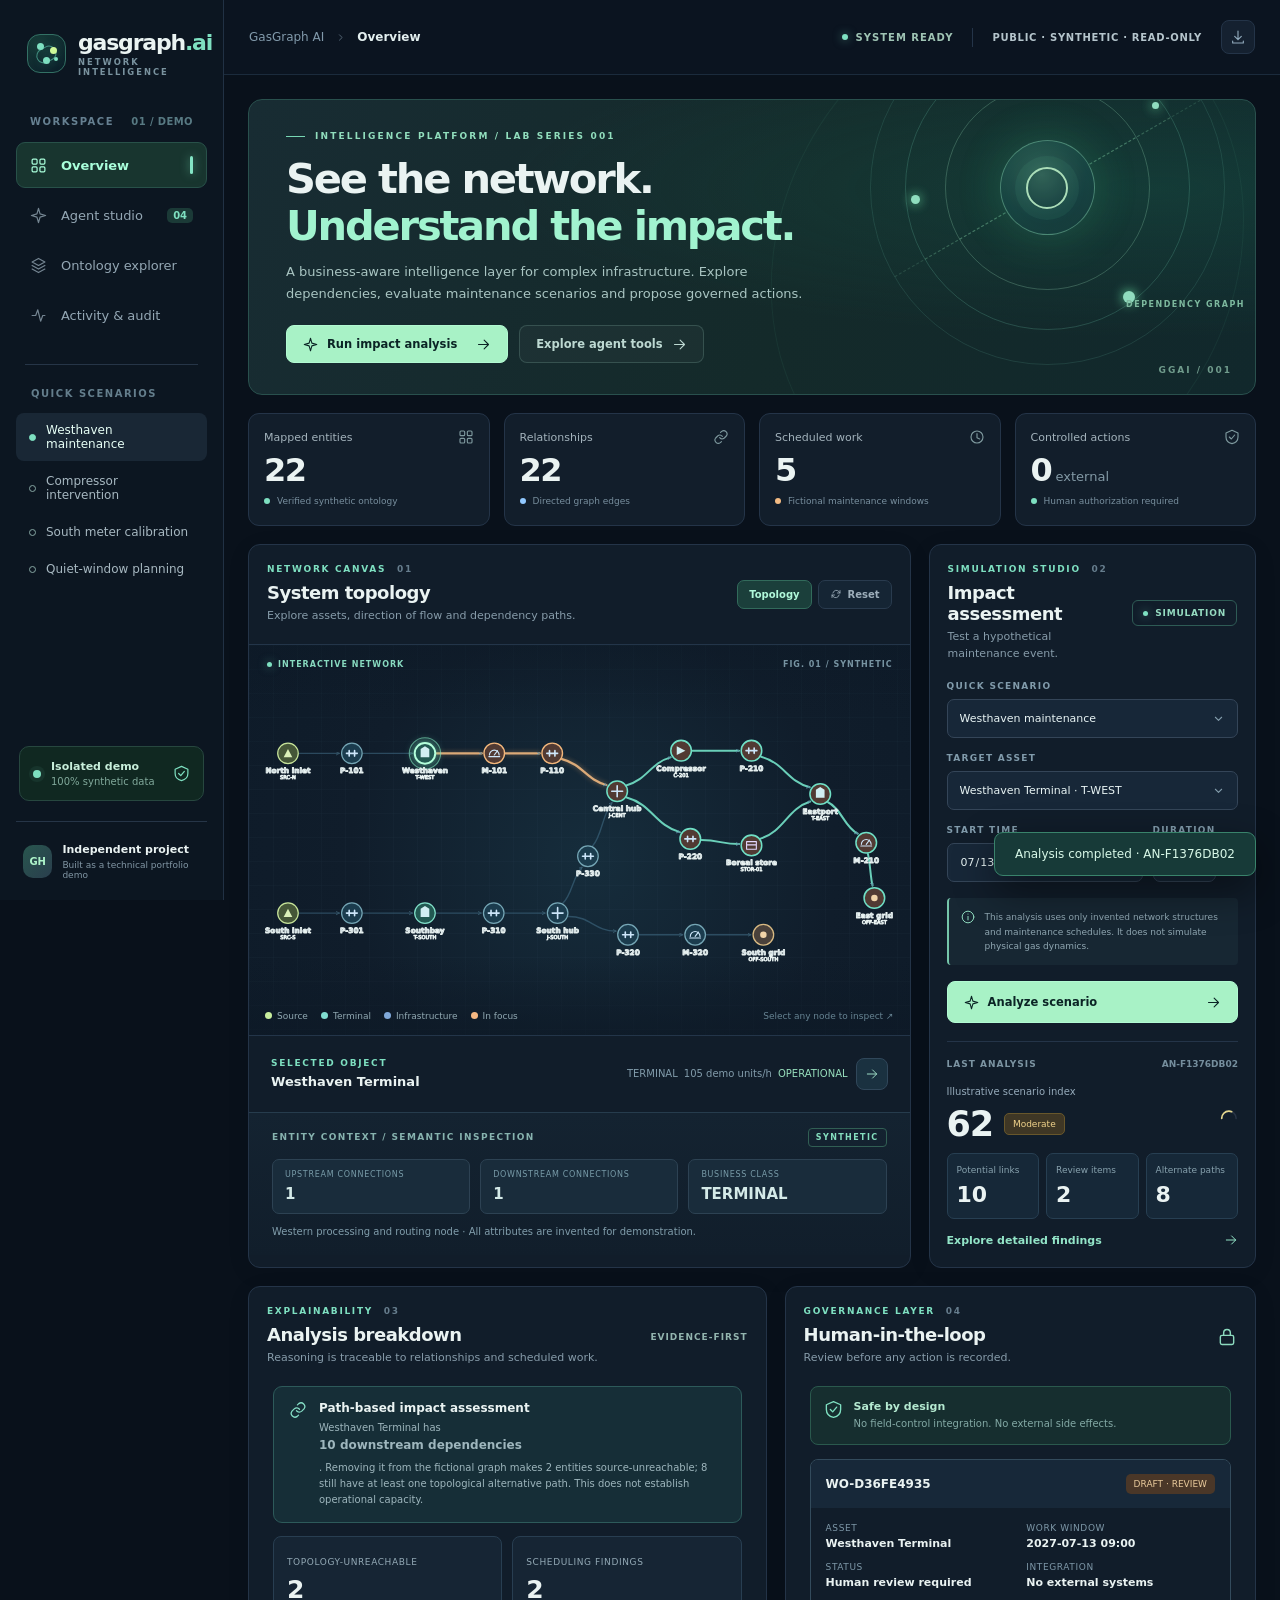
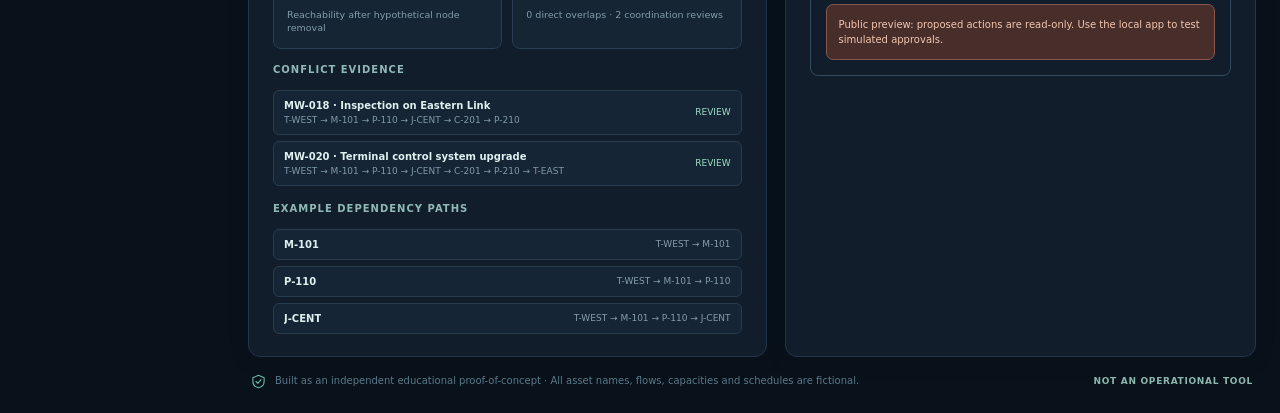
<file: docs/index.html>
<!doctype html>
<html lang="en">
<head>
  <meta charset="utf-8" />
  <meta name="viewport" content="width=device-width, initial-scale=1" />
  <meta name="color-scheme" content="dark" />
  <meta name="description" content="GasGraph AI: an independent synthetic gas-network intelligence demonstration." />
  <title>GasGraph AI — Network Intelligence Lab</title>
  <link rel="icon" href="./favicon.svg" type="image/svg+xml" />
  <link rel="stylesheet" href="./styles.css" />
  <script src="./static-engine.js" defer></script>
  <script src="./app.js" defer></script>
</head>
<body>
  <svg class="svg-icons" aria-hidden="true" xmlns="http://www.w3.org/2000/svg">
    <symbol id="ic-grid" viewBox="0 0 24 24"><rect x="3" y="3" width="7" height="7" rx="1.5"/><rect x="14" y="3" width="7" height="7" rx="1.5"/><rect x="3" y="14" width="7" height="7" rx="1.5"/><rect x="14" y="14" width="7" height="7" rx="1.5"/></symbol>
    <symbol id="ic-cpu" viewBox="0 0 24 24"><rect x="5" y="5" width="14" height="14" rx="3"/><rect x="9" y="9" width="6" height="6" rx="1"/><path d="M9 1v4M15 1v4M9 19v4M15 19v4M1 9h4M1 15h4M19 9h4M19 15h4"/></symbol>
    <symbol id="ic-layers" viewBox="0 0 24 24"><path d="m12 2 9 5-9 5-9-5 9-5ZM3 12l9 5 9-5M3 17l9 5 9-5"/></symbol>
    <symbol id="ic-activity" viewBox="0 0 24 24"><path d="M3 12h5l3-8 4 16 3-8h3"/></symbol>
    <symbol id="ic-arrow" viewBox="0 0 24 24"><path d="M4 12h16m-7-7 7 7-7 7"/></symbol>
    <symbol id="ic-spark" viewBox="0 0 24 24"><path d="m12 2 2.2 7.8L22 12l-7.8 2.2L12 22l-2.2-7.8L2 12l7.8-2.2L12 2Z"/></symbol>
    <symbol id="ic-check" viewBox="0 0 24 24"><path d="m4 12 5 5L20 6"/></symbol>
    <symbol id="ic-clock" viewBox="0 0 24 24"><circle cx="12" cy="12" r="9"/><path d="M12 7v6l4 2"/></symbol>
    <symbol id="ic-lock" viewBox="0 0 24 24"><rect x="4" y="10" width="16" height="11" rx="2"/><path d="M8 10V7a4 4 0 0 1 8 0v3"/></symbol>
    <symbol id="ic-shield" viewBox="0 0 24 24"><path d="M12 2 21 6v6c0 5-3.3 8.7-9 10-5.7-1.3-9-5-9-10V6l9-4Z"/><path d="m8 12 3 3 5-6"/></symbol>
    <symbol id="ic-code" viewBox="0 0 24 24"><path d="m8 5-6 7 6 7M16 5l6 7-6 7M14 3l-4 18"/></symbol>
    <symbol id="ic-terminal" viewBox="0 0 24 24"><rect x="2" y="3" width="20" height="18" rx="3"/><path d="m6 8 4 4-4 4M13 16h5"/></symbol>
    <symbol id="ic-download" viewBox="0 0 24 24"><path d="M12 3v13m-5-5 5 5 5-5M4 18v3h16v-3"/></symbol>
    <symbol id="ic-info" viewBox="0 0 24 24"><circle cx="12" cy="12" r="10"/><path d="M12 11v6M12 7h.01"/></symbol>
    <symbol id="ic-chevron" viewBox="0 0 24 24"><path d="m7 10 5 5 5-5"/></symbol>
    <symbol id="ic-refresh" viewBox="0 0 24 24"><path d="M20 5v5h-5M4 19v-5h5M5.8 10a7 7 0 0 1 12-3L20 10M4 14l2.2 3a7 7 0 0 0 12-3"/></symbol>
    <symbol id="ic-search" viewBox="0 0 24 24"><circle cx="10.8" cy="10.8" r="7"/><path d="m16 16 5 5"/></symbol>
    <symbol id="ic-send" viewBox="0 0 24 24"><path d="m21 3-7 18-3.6-7.4L3 10 21 3ZM10.4 13.6 21 3"/></symbol>
    <symbol id="ic-filter" viewBox="0 0 24 24"><path d="M3 4h18l-7 8v7l-4 2v-9L3 4Z"/></symbol>
    <symbol id="ic-link" viewBox="0 0 24 24"><path d="M10 13a5 5 0 0 0 7 .5l3-3a5 5 0 0 0-7-7l-1.7 1.7M14 11a5 5 0 0 0-7-.5l-3 3a5 5 0 0 0 7 7l1.7-1.7"/></symbol>
  </svg>
  <div class="app-shell">
    <aside class="sidebar">
      <a class="brand" href="./" aria-label="GasGraph AI dashboard">
        <div class="brand-mark"><span class="brand-atom a"></span><span class="brand-atom b"></span><span class="brand-atom c"></span><span class="brand-atom d"></span></div>
        <div class="brand-word"><strong>gasgraph<span>.ai</span></strong><small>NETWORK INTELLIGENCE</small></div>
      </a>
      <div class="workspace-label">WORKSPACE <span>01 / DEMO</span></div>
      <nav class="nav" aria-label="Main navigation">
        <button class="nav-item active" data-route="overview"><svg><use href="#ic-grid"></use></svg><span>Overview</span><i class="nav-active"></i></button>
        <button class="nav-item" data-route="agent"><svg><use href="#ic-spark"></use></svg><span>Agent studio</span><span class="nav-count">04</span></button>
        <button class="nav-item" data-route="ontology"><svg><use href="#ic-layers"></use></svg><span>Ontology explorer</span></button>
        <button class="nav-item" data-route="activity"><svg><use href="#ic-activity"></use></svg><span>Activity & audit</span></button>
      </nav>
      <div class="sidebar-divider"></div>
      <div class="sidebar-group-title">QUICK SCENARIOS</div>
      <div id="sidebarScenarios" class="sidebar-scenarios"></div>
      <div class="sidebar-spacer"></div>
      <div class="sidebar-note"><span class="tiny-pulse"></span><div><strong>Isolated demo</strong><span>100% synthetic data</span></div><svg><use href="#ic-shield"></use></svg></div>
      <div class="sidebar-footer"><div class="avatar">GH</div><div><strong>Independent project</strong><small>Built as a technical portfolio demo</small></div></div>
    </aside>

    <div class="app-body">
      <header class="topbar">
        <div class="breadcrumb"><span>GasGraph AI</span><svg><use href="#ic-chevron"></use></svg><strong id="breadcrumb">Overview</strong></div>
        <div class="top-controls">
          <span class="top-status"><i></i>SYSTEM READY</span>
          <span class="top-separator"></span>
          <span class="demo-tag"><svg><use href="#ic-shield"></use></svg>SYNTHETIC ENVIRONMENT</span>
          <button id="exportBtn" class="top-icon-btn" title="Export current analysis" aria-label="Export analysis"><svg><use href="#ic-download"></use></svg></button>
        </div>
      </header>
      <main id="content">
        <section class="view" id="view-overview">
          <div class="hero">
            <div class="hero-content"><div class="eyebrow"><span class="eyebrow-line"></span> INTELLIGENCE PLATFORM / LAB SERIES 001</div>
              <h1>See the network.<br /><em>Understand the impact.</em></h1>
              <p>A business-aware intelligence layer for complex infrastructure. Explore dependencies, evaluate maintenance scenarios and propose governed actions.</p>
              <div class="hero-actions"><button id="heroRun" class="primary-btn"><svg><use href="#ic-spark"></use></svg>Run impact analysis<svg class="btn-arrow"><use href="#ic-arrow"></use></svg></button><button id="heroAgent" class="outline-btn">Explore agent tools <svg><use href="#ic-arrow"></use></svg></button></div>
            </div>
            <div class="hero-orbit" aria-hidden="true"><div class="orbit-ring r1"></div><div class="orbit-ring r2"></div><div class="orbit-ring r3"></div><div class="orb-core"><span></span></div><i class="orb-dot d1"></i><i class="orb-dot d2"></i><i class="orb-dot d3"></i><i class="orb-dot d4"></i><span class="orbit-label one">SEMANTIC LAYER</span><span class="orbit-label two">DEPENDENCY GRAPH</span></div>
            <span class="hero-index">GGAI / 001</span>
          </div>
          <div class="metric-grid">
            <div class="metric"><div class="metric-header">Mapped entities<svg><use href="#ic-grid"></use></svg></div><div class="metric-big" id="kpiAssets">—</div><div class="metric-footer"><span class="metric-tiny-dot mint"></span>Verified synthetic ontology</div></div>
            <div class="metric"><div class="metric-header">Relationships<svg><use href="#ic-link"></use></svg></div><div class="metric-big" id="kpiRelations">—</div><div class="metric-footer"><span class="metric-tiny-dot blue"></span>Directed graph edges</div></div>
            <div class="metric"><div class="metric-header">Scheduled work<svg><use href="#ic-clock"></use></svg></div><div class="metric-big" id="kpiJobs">—</div><div class="metric-footer"><span class="metric-tiny-dot orange"></span>Fictional maintenance windows</div></div>
            <div class="metric"><div class="metric-header">Controlled actions<svg><use href="#ic-shield"></use></svg></div><div class="metric-big" id="kpiGoverned">0<span class="metric-suffix"> external</span></div><div class="metric-footer"><span class="metric-tiny-dot mint"></span>Human authorization required</div></div>
          </div>
          <div class="main-grid">
            <section class="panel graph-panel"><div class="panel-head"><div><div class="panel-eyebrow">NETWORK CANVAS <span class="section-index">01</span></div><h2>System topology</h2><p>Explore assets, direction of flow and dependency paths.</p></div><div class="head-tools"><button class="small-pill active" id="graphViewBtn">Topology</button><button class="small-pill" id="graphResetBtn"><svg><use href="#ic-refresh"></use></svg> Reset</button></div></div>
              <div class="graph-wrap" id="graphWrap"><div class="graph-vignette"></div><div class="graph-overline"><span class="graph-live"><i></i> INTERACTIVE NETWORK</span><span>FIG. 01 / SYNTHETIC</span></div>
                <svg id="networkGraph" xmlns="http://www.w3.org/2000/svg" viewBox="0 0 1220 550" role="img" aria-label="Interactive fictional gas distribution network"></svg>
                <div class="graph-bottom"><div class="graph-legend"><span><i class="legend-source"></i> Source</span><span><i class="legend-terminal"></i> Terminal</span><span><i class="legend-pipe"></i> Infrastructure</span><span><i class="legend-affected"></i> In focus</span></div><span class="graph-help">Select any node to inspect ↗</span></div>
              </div>
              <div class="graph-summary" id="graphSummary"><div><span class="panel-eyebrow">SELECTED OBJECT</span><strong id="nodeName">Choose a network entity</strong></div><div class="selected-info"><span id="nodeType">—</span><span id="nodeCapacity">—</span><span id="nodeStatus" class="ok">—</span></div><button class="icon-square" id="runSelected" title="Analyze selected asset"><svg><use href="#ic-arrow"></use></svg></button></div>
              <div class="network-inspector"><div class="inspector-title"><span>ENTITY CONTEXT / SEMANTIC INSPECTION</span><span id="selectedClass">SYNTHETIC</span></div><div class="inspector-metrics"><div><span>UPSTREAM CONNECTIONS</span><strong id="nodeIncoming">—</strong></div><div><span>DOWNSTREAM CONNECTIONS</span><strong id="nodeOutgoing">—</strong></div><div><span>BUSINESS CLASS</span><strong id="nodeClass">—</strong></div></div><p id="nodeDescription">Select an asset to explore its semantic context.</p></div>
            </section>
            <section class="panel studio-panel"><div class="panel-head"><div><div class="panel-eyebrow">SIMULATION STUDIO <span class="section-index">02</span></div><h2>Impact assessment</h2><p>Test a hypothetical maintenance event.</p></div><div class="live-chip"><span></span> SIMULATION</div></div>
              <div class="studio-inner">
                <label class="field-label" for="scenarioSelect">QUICK SCENARIO</label><div class="field-frame select-frame"><select id="scenarioSelect" aria-label="Choose scenario"></select><svg><use href="#ic-chevron"></use></svg></div>
                <label class="field-label field-gap" for="assetSelect">TARGET ASSET</label><div class="field-frame select-frame"><select id="assetSelect" aria-label="Target asset"></select><svg><use href="#ic-chevron"></use></svg></div>
                <div class="field-columns"><div><label class="field-label field-gap" for="startInput">START TIME</label><input id="startInput" type="datetime-local" value="2027-07-13T09:00" /></div><div><label class="field-label field-gap" for="durationSelect">DURATION</label><select id="durationSelect"><option value="1">1 hour</option><option value="2">2 hours</option><option value="3">3 hours</option><option value="4" selected>4 hours</option><option value="6">6 hours</option><option value="8">8 hours</option><option value="12">12 hours</option></select></div></div>
                <div class="inset-note"><svg><use href="#ic-info"></use></svg><span>This analysis uses only invented network structures and maintenance schedules. It does not simulate physical gas dynamics.</span></div>
                <button id="analyzeBtn" class="primary-btn primary-full"><svg><use href="#ic-spark"></use></svg>Analyze scenario <svg class="btn-arrow"><use href="#ic-arrow"></use></svg></button>
                <div class="studio-split"></div><div class="result-label"><span>LAST ANALYSIS</span><span id="resultRunId">—</span></div>
                <div class="risk-head"><div><span class="muted-kicker">Illustrative scenario index</span><div class="risk-value"><strong id="riskScore">—</strong><span id="riskLabel" class="risk-tag">No analysis</span></div></div><div class="risk-gauge"><svg viewBox="0 0 95 56" width="104" height="64"><path d="M9 51A38 38 0 0 1 85 51" fill="none" stroke="#273344" stroke-width="9" stroke-linecap="round"/><path id="gaugeArc" d="M9 51A38 38 0 0 1 85 51" fill="none" stroke="#75e0c1" stroke-width="9" stroke-linecap="round" stroke-dasharray="120 120" stroke-dashoffset="120"/></svg></div></div>
                <div class="result-stat-grid"><div class="mini-result"><span>Potential links</span><strong id="affectedCount">—</strong></div><div class="mini-result"><span>Review items</span><strong id="conflictCount">—</strong></div><div class="mini-result"><span>Alternate paths</span><strong id="alternateCount">—</strong></div></div>
                <button id="viewFindingsBtn" class="text-action">Explore detailed findings <svg><use href="#ic-arrow"></use></svg></button>
              </div>
            </section>
          </div>
          <div class="lower-grid">
            <section class="panel findings-panel"><div class="panel-head"><div><div class="panel-eyebrow">EXPLAINABILITY <span class="section-index">03</span></div><h2>Analysis breakdown</h2><p>Reasoning is traceable to relationships and scheduled work.</p></div><span class="quiet-label">EVIDENCE-FIRST</span></div><div id="findingsContent" class="findings-content"><div class="empty-state">Run an analysis to inspect its evidence paths and scheduling findings.</div></div></section>
            <section class="panel governance-panel"><div class="panel-head"><div><div class="panel-eyebrow">GOVERNANCE LAYER <span class="section-index">04</span></div><h2>Human-in-the-loop</h2><p>Review before any action is recorded.</p></div><svg class="governance-icon"><use href="#ic-lock"></use></svg></div><div class="governance-inner"><div class="governance-banner"><svg><use href="#ic-shield"></use></svg><div><strong>Safe by design</strong><span>No field-control integration. No external side effects.</span></div></div><div id="orderContent" class="order-content"><div class="empty-state">Your generated work-order draft appears here after analysis.</div></div></div></section>
          </div>
          <div class="bottom-note"><svg><use href="#ic-shield"></use></svg> Built as an independent educational proof-of-concept · All asset names, flows, capacities and schedules are fictional. <span>NOT AN OPERATIONAL TOOL</span></div>
        </section>

        <section class="view hidden" id="view-agent">
          <div class="page-intro"><div class="eyebrow"><span class="eyebrow-line"></span> INTELLIGENCE PLATFORM / AGENT STUDIO</div><h1>Ask about <em>the network.</em></h1><p>Use an auditable tool router to translate a question into graph analysis, schedule inspection and a draft action. Unrecognized requests are rejected rather than guessed.</p></div>
          <div class="agent-layout"><section class="panel agent-chat-panel"><div class="panel-head"><div><div class="panel-eyebrow" id="agentModeTitle">DETERMINISTIC AGENT</div><h2>Agent workspace</h2><p id="agentModeDescription">Real tool execution · No remote model calls</p></div><span class="live-chip"><span></span><span id="agentModeBadge">RULE ROUTER</span></span></div>
              <div id="messages" class="messages"><div class="chat-message assistant"><div class="chat-avatar"><svg><use href="#ic-spark"></use></svg></div><div class="chat-bubble"><strong>Network intelligence assistant</strong><p>I'm connected to 22 fictional assets. Ask me to assess maintenance for a named terminal, pipeline or compressor. I will run explicit tools and provide auditable results.</p></div></div></div>
              <form id="askForm" class="chat-composer"><input id="questionInput" maxlength="600" placeholder="e.g. Plan maintenance at Westhaven Terminal…" aria-label="Ask about network" required /><button class="primary-btn" type="submit" title="Send question"><svg><use href="#ic-send"></use></svg></button></form>
              <div class="prompt-suggestions"><button class="suggestion" data-prompt="Assess Westhaven Terminal maintenance and affected downstream assets">Westhaven dependencies</button><button class="suggestion" data-prompt="Check conflicts for compressor C-201">Compressor conflicts</button><button class="suggestion" data-prompt="Plan maintenance on meter M-320">Meter calibration</button></div>
            </section><section class="panel tool-panel"><div class="panel-head"><div><div class="panel-eyebrow">TOOL EXECUTION</div><h2>Inspectable reasoning</h2><p>Actual executed steps from the backend.</p></div></div><div id="agentTrace" class="agent-trace"><div class="empty-state">Ask the agent a question to view its tool trace.</div></div><div class="tool-footer"><svg><use href="#ic-code"></use></svg><span>MCP-compatible tools also available via the optional Python MCP server.</span></div></section></div>
        </section>

        <section class="view hidden" id="view-ontology">
          <div class="page-intro"><div class="eyebrow"><span class="eyebrow-line"></span> KNOWLEDGE MODEL / SEMANTIC LAYER</div><h1>Data with <em>meaning.</em></h1><p>Every asset has a type, identifier and properties; every connection has an explicit relationship. Agents can reason over this model rather than unstructured text alone.</p></div>
          <div class="ontology-layout"><section class="panel ontology-panel"><div class="panel-head"><div><div class="panel-eyebrow">ENTITY CATALOG</div><h2>Ontology explorer</h2><p>Filter and inspect the schema and its instances.</p></div><span class="quiet-label">22 ENTITIES</span></div><div class="catalog-tools"><div class="search-field"><svg><use href="#ic-search"></use></svg><input id="catalogSearch" placeholder="Search IDs, assets or types" aria-label="Search entities" /></div><select id="typeFilter"><option value="all">All entity types</option></select></div><div id="catalogRows" class="catalog-rows"></div></section><section class="panel ontology-detail"><div class="panel-head"><div><div class="panel-eyebrow">SCHEMA & RULES</div><h2>Grounding model</h2></div><svg class="governance-icon"><use href="#ic-layers"></use></svg></div><div class="ontology-detail-inner"><div class="schema-chip-title">ENTITY TYPES</div><div id="typeChips" class="type-chips"></div><div class="schema-chip-title">DIRECTED RELATIONSHIP</div><div class="schema-relation">SOURCE <svg><use href="#ic-arrow"></use></svg> <strong>FLOWS_TO</strong> <svg><use href="#ic-arrow"></use></svg> TARGET</div><div class="schema-chip-title">INTERPRETATION RULES</div><div id="ontologyRules"></div><div class="ontology-warning"><svg><use href="#ic-info"></use></svg> Synthetic topology cannot establish hydraulic availability, safety or real-world asset constraints.</div></div></section></div>
        </section>

        <section class="view hidden" id="view-activity">
          <div class="page-intro"><div class="eyebrow"><span class="eyebrow-line"></span> TRANSPARENCY / GOVERNANCE</div><h1>Every action, <em>accounted for.</em></h1><p>Review agent activity, scenario execution and local demonstration approvals. No production environment is connected.</p></div>
          <div class="activity-layout"><section class="panel"><div class="panel-head"><div><div class="panel-eyebrow">EVENT TRAIL</div><h2>Activity timeline</h2><p>Session-level, in-memory event log.</p></div><button id="refreshActivity" class="small-pill"><svg><use href="#ic-refresh"></use></svg> Refresh</button></div><div id="auditRows" class="audit-rows"><div class="empty-state">No activity yet.</div></div></section><section class="panel activity-right"><div class="panel-head"><div><div class="panel-eyebrow">CONTROL PLANE</div><h2>Boundaries</h2></div></div><div class="safety-list"><div><svg><use href="#ic-shield"></use></svg><strong>Synthetic-only</strong><p>All entities, jobs and scenarios come from local JSON fixtures.</p></div><div><svg><use href="#ic-lock"></use></svg><strong>Human approval gate</strong><p>Drafts are never executed; approval only updates demo-session memory.</p></div><div><svg><use href="#ic-code"></use></svg><strong>Inspectable tools</strong><p>Dependency traversal and conflict logic are tested independently.</p></div></div><button class="outline-btn reset-btn" id="resetSession"><svg><use href="#ic-refresh"></use></svg> Reset demo session</button></section></div>
        </section>
      </main>
    </div>
  </div>
  <div id="toast" class="toast" role="status" aria-live="polite"></div>
  <div id="approvalModal" class="modal hidden" role="dialog" aria-modal="true" aria-labelledby="modalTitle"><div class="modal-backdrop" id="modalBackdrop"></div><div class="modal-card"><span class="modal-icon"><svg><use href="#ic-shield"></use></svg></span><h2 id="modalTitle">Confirm demo approval</h2><p>This records an approval in local session memory only. No real work order is issued, no external APIs are contacted and no physical systems can be controlled.</p><label for="reviewerInput">REVIEWER NAME</label><input id="reviewerInput" placeholder="e.g. Demo reviewer" maxlength="80" /><label class="modal-check"><input id="approvalConfirm" type="checkbox" /> I understand this is a fictional demonstration.</label><div class="modal-actions"><button id="cancelApproval" class="outline-btn">Cancel</button><button id="confirmApproval" class="primary-btn">Record demo approval</button></div></div></div>
</body>
</html>
</file>
<file: docs/styles.css>
:root {
    --bg:#09111b;
    --surface:#111c29;
    --surface2:#142130;
    --surface3:#182636;
    --sidebar:#0c1621;
    --edge:#243448;
    --line:#263547;
    --text:#eaf3f2;
    --muted:#8da0ae;
    --low:#677a8a;
    --mint:#7ee0c1;
    --mint-bright:#a1f3cf;
    --mint-faint:#173e3d;
    --lime:#d0f999;
    --blue:#79b8ed;
    --blue-dim:#1a334d;
    --orange:#f3bb83;
    --orange-dim:#4b332b;
    --red:#f48d9a;
    --shadow:0 20px 60px rgba(0,0,0,.18);
    font-family:Inter,ui-sans-serif,system-ui,-apple-system,BlinkMacSystemFont,"Segoe UI",sans-serif;
    color:var(--text);
    font-synthesis:none
}
* {
    box-sizing:border-box
}
html {
    min-height:100%;
    background:var(--bg);
    scroll-behavior:smooth
}
body {
    margin:0;
    min-height:100vh;
    background:var(--bg)
}
button,input,select {
    font:inherit
}
button {
    cursor:pointer
}
button:disabled {
    opacity:.55;
    cursor:not-allowed
}
svg {
    width:18px;
    height:18px;
    fill:none;
    stroke:currentColor;
    stroke-width:1.7;
    stroke-linecap:round;
    stroke-linejoin:round
}
a {
    color:inherit
}
.svg-icons {
    position:absolute;
    left:-99999px;
    width:0;
    height:0
}
.app-shell {
    display:flex;
    min-height:100vh
}
.sidebar {
    position:sticky;
    top:0;
    display:flex;
    flex-direction:column;
    width:252px;
    min-width:252px;
    height:100vh;
    background:var(--sidebar);
    border-right:1px solid #213144;
    padding:30px 16px 20px;
    z-index:10
}
.brand {
    display:flex;
    align-items:center;
    gap:12px;
    text-decoration:none;
    padding:0 11px 39px
}
.brand-mark {
    position:relative;
    width:39px;
    height:39px;
    border:1px solid #347165;
    border-radius:13px;
    background:linear-gradient(145deg,#163a37,#0b1d29);
    flex-shrink:0
}
.brand-atom {
    position:absolute;
    width:7px;
    height:7px;
    border-radius:50%;
    background:var(--mint);
    box-shadow:0 0 11px #67dfb355
}
.brand-atom.a {
    top:8px;
    left:9px
}
.brand-atom.b {
    top:12px;
    right:8px;
    background:var(--lime)
}
.brand-atom.c {
    bottom:8px;
    left:15px
}
.brand-atom.d {
    bottom:11px;
    right:7px;
    width:4px;
    height:4px
}
.brand-mark:before {
    content:"";
    position:absolute;
    inset:12px 8px 10px;
    border:1px solid #57b8a3;
    transform:rotate(-28deg);
    border-radius:8px;
    opacity:.7
}
.brand-word strong {
    font-size:22px;
    font-weight:730;
    letter-spacing:-1.2px;
    white-space:nowrap
}
.brand-word strong span {
    color:var(--mint)
}
.brand-word small {
    display:block;
    letter-spacing:2px;
    font-size:8.4px;
    color:#7a939f;
    font-weight:750;
    margin-top:2px
}
.workspace-label {
    font-size:10px;
    color:#668091;
    letter-spacing:1.5px;
    font-weight:800;
    padding:0 14px 15px
}
.workspace-label span {
    float:right;
    color:#587a83;
    letter-spacing:.4px
}
.nav {
    display:flex;
    flex-direction:column;
    gap:5px
}
.nav-item {
    display:flex;
    align-items:center;
    gap:14px;
    color:#94a7b4;
    background:transparent;
    border:1px solid transparent;
    border-radius:9px;
    padding:13px 13px;
    text-align:left;
    font-size:13px;
    letter-spacing:-.06px;
    position:relative
}
.nav-item svg {
    width:17px;
    height:17px;
    opacity:.77
}
.nav-item:hover {
    color:#f2fffa;
    background:#152331
}
.nav-item.active {
    color:#a9ffdb;
    background:#18352f;
    border-color:#285149;
    font-weight:680
}
.nav-item.active svg {
    opacity:1
}
.nav-item .nav-active {
    height:18px;
    width:3px;
    background:#83e5c5;
    border-radius:4px;
    margin-left:auto;
    box-shadow:0 0 10px #80f7c888
}
.nav-count {
    margin-left:auto;
    color:var(--mint);
    background:#1b3a37;
    border-radius:5px;
    padding:2px 6px;
    font-size:10px;
    font-weight:700
}
.sidebar-divider {
    height:1px;
    background:var(--line);
    margin:26px 9px 23px
}
.sidebar-group-title {
    color:#647e8c;
    font-weight:800;
    letter-spacing:1.5px;
    font-size:10px;
    padding:0 15px 14px
}
.sidebar-scenarios {
    display:flex;
    flex-direction:column;
    gap:3px
}
.sidebar-scenario {
    display:flex;
    align-items:center;
    gap:10px;
    padding:10px 13px;
    border:0;
    border-radius:8px;
    text-align:left;
    background:transparent;
    color:#a7b8c1;
    font-size:12px
}
.sidebar-scenario:hover,.sidebar-scenario.active {
    background:#192735;
    color:#e7fff6
}
.side-dot {
    width:7px;
    height:7px;
    border-radius:50%;
    border:1px solid #86a6a3;
    flex-shrink:0
}
.sidebar-scenario.active .side-dot {
    background:var(--mint);
    border-color:var(--mint)
}
.sidebar-spacer {
    flex:1
}
.sidebar-note {
    display:flex;
    gap:10px;
    align-items:center;
    border:1px solid #27473f;
    background:#102821;
    border-radius:10px;
    padding:13px;
    margin:10px 3px 20px
}
.tiny-pulse {
    width:8px;
    height:8px;
    background:var(--mint);
    border-radius:50%;
    box-shadow:0 0 0 4px #7ee0c111
}
.sidebar-note strong,.sidebar-note span {
    display:block
}
.sidebar-note strong {
    color:#c8efdb;
    font-size:11px
}
.sidebar-note div>span {
    font-size:10px;
    margin-top:3px;
    color:#81a99b
}
.sidebar-note svg {
    margin-left:auto;
    width:17px;
    height:17px;
    color:var(--mint)
}
.sidebar-footer {
    border-top:1px solid var(--line);
    padding:21px 7px 0;
    display:flex;
    gap:10px;
    align-items:center
}
.avatar {
    display:grid;
    place-items:center;
    background:linear-gradient(135deg,#28564e,#2a3e4d);
    width:33px;
    height:33px;
    border-radius:10px;
    color:#adf3c9;
    font-size:10px;
    font-weight:800
}
.sidebar-footer strong,.sidebar-footer small {
    display:block
}
.sidebar-footer strong {
    font-size:11px;
    font-weight:640
}
.sidebar-footer small {
    font-size:9px;
    color:#8297a5;
    margin-top:4px
}
.app-body {
    min-width:0;
    flex:1
}
.topbar {
    height:75px;
    display:flex;
    justify-content:space-between;
    align-items:center;
    border-bottom:1px solid #1b2b3c;
    padding:0 36px;
    background:#0b1420
}
.breadcrumb {
    display:flex;
    gap:10px;
    align-items:center;
    font-size:12px;
    color:#829aab
}
.breadcrumb svg {
    transform:rotate(-90deg);
    width:13px;
    height:13px;
    opacity:.65
}
.breadcrumb strong {
    color:#e3efef;
    font-weight:650
}
.top-controls {
    display:flex;
    align-items:center;
    gap:19px
}
.top-status,.demo-tag {
    display:flex;
    align-items:center;
    gap:8px;
    font-size:10px;
    letter-spacing:1px;
    font-weight:800;
    color:#9fc4b4
}
.top-status i,.live-chip span,.graph-live i {
    width:6px;
    height:6px;
    border-radius:50%;
    background:var(--mint);
    box-shadow:0 0 10px #80eaca88
}
.top-separator {
    width:1px;
    height:19px;
    background:var(--edge)
}
.demo-tag {
    color:#b5c5cc;
    letter-spacing:.7px
}
.demo-tag svg {
    width:14px;
    height:14px;
    color:#78cfb2
}
.top-icon-btn {
    width:34px;
    height:34px;
    display:grid;
    place-items:center;
    border:1px solid var(--edge);
    border-radius:8px;
    color:#91aabc;
    background:#152130
}
.top-icon-btn:hover {
    color:var(--mint);
    border-color:#397d6c
}
.top-icon-btn svg {
    width:16px;
    height:16px
}
main {
    padding:27px 34px 20px;
    max-width:1750px;
    margin:0 auto
}
.view.hidden,.hidden {
    display:none!important
}
.hero {
    position:relative;
    min-height:246px;
    display:flex;
    align-items:center;
    background:radial-gradient(ellipse at 90% 30%,rgba(24,97,79,.33),transparent 51%),linear-gradient(113deg,#182c33 0%,#142a2a 55%,#11282c 100%);
    border:1px solid #29504d;
    border-radius:14px;
    overflow:hidden;
    padding:31px 37px;
    margin-bottom:18px
}
.hero:before {
    position:absolute;
    content:"";
    width:45%;
    height:180%;
    right:2%;
    top:-38%;
    border-radius:50%;
    border:1px solid #3f847020;
    transform:rotate(28deg)
}
.hero-content {
    position:relative;
    z-index:2;
    max-width:620px
}
.eyebrow {
    display:flex;
    align-items:center;
    gap:10px;
    color:#91debd;
    font-size:9px;
    letter-spacing:2.15px;
    font-weight:850
}
.eyebrow-line {
    display:inline-block;
    width:19px;
    height:1px;
    background:#77d7b4
}
.hero h1,.page-intro h1 {
    font-size:clamp(31px,3.25vw,48px);
    font-weight:640;
    letter-spacing:-2.2px;
    line-height:1.13;
    margin:14px 0 12px
}
.hero h1 em,.page-intro h1 em {
    font-style:normal;
    color:var(--mint-bright)
}
.hero p,.page-intro p {
    font-size:13px;
    line-height:1.7;
    max-width:555px;
    color:#a9c5c2;
    margin:0
}
.hero-actions {
    display:flex;
    gap:11px;
    align-items:center;
    margin-top:20px
}
.primary-btn,.outline-btn {
    display:inline-flex;
    align-items:center;
    justify-content:center;
    gap:9px;
    border-radius:8px;
    min-height:38px;
    padding:0 16px;
    font-size:11.5px;
    font-weight:750;
    white-space:nowrap;
    transition:transform .12s,background .15s,border-color .15s
}
.primary-btn {
    background:#a8f2c6;
    color:#0b2425;
    border:1px solid #b2fad2
}
.primary-btn:hover {
    background:#c7ffdb;
    transform:translateY(-1px)
}
.primary-btn svg,.outline-btn svg {
    width:15px;
    height:15px
}
.primary-btn .btn-arrow {
    margin-left:10px
}
.outline-btn {
    color:#bdd9d2;
    background:#ffffff08;
    border:1px solid #5c817968
}
.outline-btn:hover {
    background:#ffffff12;
    border-color:#8ed4be
}
.hero-index {
    position:absolute;
    right:23px;
    bottom:19px;
    color:#709b8c;
    font-size:9px;
    letter-spacing:2px;
    font-weight:800
}
.hero-orbit {
    position:absolute;
    right:8%;
    top:-110px;
    width:395px;
    height:395px;
    opacity:.87
}
.orbit-ring {
    position:absolute;
    border:1px solid #68bba44b;
    border-radius:50%;
    inset:55px
}
.orbit-ring.r2 {
    inset:20px;
    border-color:#61ac9a35
}
.orbit-ring.r3 {
    inset:95px;
    border-color:#95d5b253
}
.orbit-ring:after {
    content:"";
    position:absolute;
    top:50%;
    left:0;
    width:100%;
    border-top:1px dashed #8fdab02e;
    transform:rotate(-30deg)
}
.orb-core {
    position:absolute;
    top:150px;
    left:150px;
    width:95px;
    height:95px;
    background:radial-gradient(circle at 44% 36%,#376a5d,#163e40 55%,#0c252e 100%);
    border:1px solid #71bd9caa;
    border-radius:50%;
    box-shadow:0 0 50px #4dde9540,inset 0 0 30px #71fbb51e;
    display:grid;
    place-items:center
}
.orb-core span {
    width:42px;
    height:42px;
    border:2px solid #c2f6cc;
    border-radius:50%;
    box-shadow:0 0 0 11px #74f1b012
}
.orb-dot {
    position:absolute;
    width:9px;
    height:9px;
    border-radius:50%;
    background:#a3f6d4;
    box-shadow:0 0 12px #7affb9
}
.orb-dot.d1 {
    left:61px;
    top:205px
}
.orb-dot.d2 {
    left:302px;
    top:112px;
    width:7px;
    height:7px
}
.orb-dot.d3 {
    left:273px;
    top:301px;
    width:12px;
    height:12px
}
.orb-dot.d4 {
    left:122px;
    top:65px;
    width:6px;
    height:6px
}
.orbit-label {
    position:absolute;
    font-size:8px;
    color:#8dceaf;
    letter-spacing:1.5px;
    font-weight:850
}
.orbit-label.one {
    top:90px;
    left:1px
}
.orbit-label.two {
    bottom:76px;
    right:0
}
.metric-grid {
    display:grid;
    grid-template-columns:repeat(4,minmax(0,1fr));
    gap:14px;
    margin-bottom:18px
}
.metric {
    min-height:113px;
    background:#121e2b;
    border:1px solid var(--edge);
    border-radius:11px;
    padding:17px 19px
}
.metric-header {
    display:flex;
    justify-content:space-between;
    align-items:center;
    font-size:11px;
    color:#a3b3bc
}
.metric-header svg {
    width:16px;
    height:16px;
    color:#7e999e
}
.metric-big {
    font-size:32px;
    line-height:1.2;
    letter-spacing:-1.4px;
    font-weight:690;
    margin:6px 0
}
.metric-suffix {
    font-size:13px;
    font-weight:530;
    color:#8299a5;
    letter-spacing:0
}
.metric-footer {
    display:flex;
    align-items:center;
    gap:7px;
    color:#788f9e;
    font-size:9.5px
}
.metric-tiny-dot {
    display:block;
    width:6px;
    height:6px;
    border-radius:50%
}
.metric-tiny-dot.mint {
    background:var(--mint)
}
.metric-tiny-dot.blue {
    background:#91c9ff
}
.metric-tiny-dot.orange {
    background:var(--orange)
}
.main-grid {
    display:grid;
    grid-template-columns:minmax(0,1.72fr) minmax(325px,.85fr);
    gap:18px;
    align-items:stretch
}
.panel {
    background:#111d2a;
    border:1px solid var(--edge);
    border-radius:12px;
    min-width:0;
    box-shadow:0 5px 26px #020c140f;
    overflow:hidden
}
.panel-head {
    padding:23px 24px 21px;
    display:flex;
    align-items:center;
    justify-content:space-between;
    gap:15px
}
.panel-eyebrow {
    font-size:9px;
    color:var(--mint);
    letter-spacing:1.7px;
    font-weight:800
}
.section-index {
    color:#667d8d;
    font-size:9px;
    margin-left:6px
}
.panel-head h2 {
    font-size:18px;
    font-weight:640;
    letter-spacing:-.5px;
    margin:8px 0 5px
}
.panel-head p {
    font-size:11px;
    color:#879caa;
    margin:0;
    line-height:1.5
}
.head-tools {
    display:flex;
    gap:6px;
    flex-wrap:wrap
}
.small-pill {
    height:29px;
    display:flex;
    align-items:center;
    gap:6px;
    white-space:nowrap;
    background:#152534;
    color:#9daeba;
    border:1px solid #293b4e;
    border-radius:7px;
    padding:0 11px;
    font-size:10px;
    font-weight:700
}
.small-pill.active {
    background:#1b3f3b;
    color:#b0f8da;
    border-color:#326b5b
}
.small-pill svg {
    width:12px;
    height:12px
}
.small-pill:hover {
    border-color:#4a857a
}
.graph-wrap {
    position:relative;
    height:392px;
    overflow:hidden;
    background:radial-gradient(circle at 52% 55%,#162d3c 0%,#101d2b 60%,#0e1b29 100%);
    border-top:1px solid #233549;
    border-bottom:1px solid #233549
}
.graph-wrap:before {
    content:"";
    position:absolute;
    inset:0;
    opacity:.22;
    background-image:linear-gradient(#6c90aa28 1px,transparent 1px),linear-gradient(90deg,#6c90aa28 1px,transparent 1px);
    background-size:24px 24px;
    pointer-events:none
}
.graph-vignette {
    position:absolute;
    inset:0;
    pointer-events:none;
    background:linear-gradient(to bottom,#0d192676,transparent 18%,transparent 80%,#0d1926b5);
    z-index:1
}
.graph-overline {
    position:absolute;
    z-index:4;
    top:15px;
    left:18px;
    right:17px;
    display:flex;
    justify-content:space-between;
    font-size:8px;
    color:#7794a2;
    letter-spacing:1px;
    font-weight:800;
    pointer-events:none
}
.graph-live {
    display:flex;
    align-items:center;
    gap:6px;
    color:#88dac0
}
.graph-live i {
    width:5px;
    height:5px
}
.graph-wrap>svg {
    position:relative;
    width:100%;
    height:100%;
    z-index:2;
    overflow:visible
}
.graph-bottom {
    position:absolute;
    bottom:14px;
    left:16px;
    right:16px;
    z-index:3;
    display:flex;
    align-items:center;
    justify-content:space-between;
    gap:9px;
    font-size:9px
}
.graph-legend {
    display:flex;
    align-items:center;
    flex-wrap:wrap;
    gap:13px
}
.graph-legend span {
    display:flex;
    align-items:center;
    gap:5px;
    color:#91a9b2
}
.graph-legend i {
    width:7px;
    height:7px;
    display:inline-block;
    border-radius:50%
}
.legend-source {
    background:#c8ee9e
}
.legend-terminal {
    background:#81ddd1
}
.legend-pipe {
    background:#80a9d9
}
.legend-affected {
    background:#f4b782
}
.graph-help {
    color:#668392
}
.edge-path {
    fill:none;
    stroke:#43708a;
    stroke-width:2.6;
    opacity:.54;
    transition:stroke .2s,opacity .2s,stroke-width .2s
}
.edge-path.highlight {
    stroke:#e7b27c;
    stroke-width:4.2;
    opacity:.95;
    filter:drop-shadow(0 0 5px #e1a56a88)
}
.edge-path.alternative {
    stroke:#6ed7bf;
    stroke-width:3.7;
    opacity:.96
}
.edge-path.dim {
    opacity:.1
}
.graph-node {
    cursor:pointer;
    outline:none
}
.graph-node .node-halo {
    fill:transparent;
    stroke:none;
    transition:stroke .2s,fill .2s
}
.graph-node .node-core {
    fill:#1b3c4e;
    stroke:#75a6b5;
    stroke-width:2.3;
    transition:fill .2s,stroke .2s
}
.graph-node.type-source .node-core {
    fill:#455638;
    stroke:#c7e49a
}
.graph-node.type-terminal .node-core {
    fill:#225952;
    stroke:#81e0c9
}
.graph-node.type-storage .node-core {
    fill:#484669;
    stroke:#c3aff0
}
.graph-node.type-offtake .node-core {
    fill:#4a413b;
    stroke:#d9ba83
}
.graph-node.type-compressor .node-core {
    fill:#294963;
    stroke:#9ccbf3
}
.graph-node.selected .node-halo {
    fill:#80debe11;
    stroke:#82e4bf99;
    stroke-width:2
}
.graph-node.selected .node-core {
    stroke:#b3ffdb;
    stroke-width:3.6;
    filter:drop-shadow(0 0 9px #65edb899)
}
.graph-node.impacted .node-core {
    stroke:#f2b67b;
    fill:#513a33;
    stroke-width:2.6
}
.graph-node.alternate .node-core {
    stroke:#70e0c6;
    stroke-width:2.8
}
.graph-node:focus-visible .node-halo {
    fill:#83ebd122;
    stroke:#b8ffde;
    stroke-width:2
}
.node-inner {
    fill:#d1eef2;
    stroke:none;
    pointer-events:none
}
.graph-node.type-source .node-inner {
    fill:#dbf0b9
}
.graph-node.type-offtake .node-inner {
    fill:#f1d3a8
}
.node-label {
    font-size:15px;
    letter-spacing:.1px;
    fill:#bed0d8;
    text-anchor:middle;
    font-weight:600;
    pointer-events:none
}
.node-id {
    font-size:11px;
    fill:#7393a3;
    text-anchor:middle;
    pointer-events:none
}
.graph-summary {
    min-height:76px;
    display:flex;
    align-items:center;
    gap:15px;
    padding:15px 22px
}
.graph-summary>div:first-child {
    display:flex;
    flex-direction:column;
    gap:6px;
    flex:1;
    min-width:0
}
.graph-summary strong {
    font-size:13px;
    font-weight:670;
    overflow:hidden;
    text-overflow:ellipsis;
    white-space:nowrap
}
.selected-info {
    display:flex;
    gap:10px;
    align-items:center;
    font-size:10px;
    color:#829cab;
    white-space:nowrap
}
.selected-info .ok {
    color:#98dfbd
}
.icon-square {
    border:1px solid #30475a;
    border-radius:8px;
    background:#1a3140;
    color:#9ddcc5;
    width:32px;
    height:32px;
    display:grid;
    place-items:center;
    flex-shrink:0
}
.icon-square:hover {
    background:#224639
}
.icon-square svg {
    width:14px;
    height:14px
}
.live-chip {
    display:flex;
    gap:7px;
    align-items:center;
    white-space:nowrap;
    border:1px solid #2e5b55;
    border-radius:6px;
    color:#95dac0;
    padding:7px 10px;
    font-size:9px;
    letter-spacing:.8px;
    font-weight:800
}
.live-chip span {
    width:5px;
    height:5px
}
.studio-panel {
    display:flex;
    flex-direction:column
}
.studio-panel>.panel-head {
    padding-bottom:16px
}
.studio-inner {
    padding:3px 24px 20px;
    flex:1
}
.field-label {
    display:block;
    color:#819bab;
    letter-spacing:1.3px;
    font-size:9px;
    font-weight:800;
    margin-bottom:8px
}
.field-gap {
    margin-top:15px
}
.field-frame {
    position:relative
}
.field-frame>svg {
    position:absolute;
    top:12px;
    right:12px;
    width:15px;
    height:15px;
    color:#829cab;
    pointer-events:none
}
.field-frame select {
    appearance:none;
    width:100%;
    padding-right:38px
}
input,select {
    background:#172738;
    color:#e8f4f4;
    border:1px solid #344558;
    border-radius:7px;
    height:39px;
    font-size:11px;
    padding:0 12px;
    min-width:0;
    outline:none
}
input:focus,select:focus {
    border-color:#67b89f;
    box-shadow:0 0 0 3px #72dbab18
}
select option {
    background:#142331;
    color:#e8f4f4
}
.field-columns {
    display:grid;
    grid-template-columns:1.3fr .7fr;
    gap:10px
}
.field-columns input,.field-columns select {
    width:100%
}
.field-columns select {
    appearance:auto
}
.inset-note {
    display:flex;
    gap:10px;
    align-items:flex-start;
    padding:12px;
    background:#172733;
    border-left:2px solid #75c6aa;
    border-radius:4px;
    color:#8fa6b1;
    font-size:9px;
    line-height:1.6;
    margin:16px 0
}
.inset-note svg {
    flex-shrink:0;
    width:14px;
    height:14px;
    color:#8fdbbf
}
.primary-full {
    width:100%;
    justify-content:center;
    height:42px
}
.primary-full .btn-arrow {
    margin-left:auto
}
.studio-split {
    height:1px;
    background:var(--edge);
    margin:18px 0 17px
}
.result-label {
    display:flex;
    justify-content:space-between;
    color:#7c94a2;
    letter-spacing:1px;
    font-size:9px;
    font-weight:750
}
.result-label span:last-child {
    letter-spacing:0;
    color:#758e9d
}
.risk-head {
    display:flex;
    justify-content:space-between;
    align-items:center;
    margin:11px 0 8px
}
.muted-kicker {
    font-size:10px;
    color:#95aaba
}
.risk-value {
    display:flex;
    align-items:center;
    gap:11px;
    margin-top:4px
}
.risk-value strong {
    font-size:35px;
    letter-spacing:-1.2px;
    line-height:1.2
}
.risk-tag {
    font-size:9px;
    color:#a5cabb;
    background:#1e3c39;
    border:1px solid #32665c;
    border-radius:5px;
    padding:5px 8px;
    white-space:nowrap
}
.risk-tag.elevated {
    background:#4f322b;
    border-color:#855441;
    color:#f9c29c
}
.risk-tag.moderate {
    background:#3f3725;
    border-color:#68572b;
    color:#f1d38b
}
.risk-gauge {
    padding-right:0;
    margin-bottom:-7px
}
.result-stat-grid {
    display:grid;
    grid-template-columns:repeat(3,1fr);
    gap:7px
}
.mini-result {
    background:#162838;
    border:1px solid #273f52;
    border-radius:7px;
    padding:11px 9px
}
.mini-result span {
    display:block;
    font-size:9px;
    color:#87a1ad;
    white-space:nowrap
}
.mini-result strong {
    display:block;
    margin-top:7px;
    font-size:22px;
    font-weight:670
}
.text-action {
    display:flex;
    align-items:center;
    justify-content:space-between;
    width:100%;
    color:#93e5c8;
    background:transparent;
    border:0;
    margin:14px 0 0;
    padding:0;
    font-size:11px;
    font-weight:720
}
.text-action svg {
    width:14px;
    height:14px
}
.lower-grid {
    display:grid;
    grid-template-columns:minmax(0,1.29fr) minmax(350px,.95fr);
    gap:18px;
    margin-top:18px
}
.quiet-label {
    font-size:9px;
    letter-spacing:1px;
    color:#93b5af;
    font-weight:750;
    white-space:nowrap
}
.findings-content {
    padding:0 24px 22px;
    min-height:202px
}
.empty-state {
    border:1px dashed #375165;
    border-radius:8px;
    padding:23px;
    color:#7391a0;
    font-size:12px;
    line-height:1.65
}
.finding-summary {
    display:flex;
    align-items:flex-start;
    gap:12px;
    padding:14px 15px;
    background:#162e37;
    border:1px solid #2d5a5a;
    border-radius:9px;
    margin-bottom:13px
}
.finding-summary svg {
    color:#86dfc7;
    flex-shrink:0
}
.finding-summary strong {
    display:block;
    font-size:12px;
    margin:0 0 5px
}
.finding-summary p {
    margin:0;
    font-size:10px;
    line-height:1.6;
    color:#9eb6bd
}
.finding-grid {
    display:grid;
    grid-template-columns:repeat(2,minmax(0,1fr));
    gap:10px
}
.finding-box {
    background:#162534;
    border:1px solid #283e51;
    border-radius:8px;
    padding:13px;
    min-height:96px
}
.finding-box span {
    font-size:9px;
    letter-spacing:.6px;
    color:#94aab6
}
.finding-box strong {
    display:block;
    margin-top:6px;
    font-size:25px
}
.finding-box p {
    font-size:9.5px;
    color:#829caa;
    line-height:1.4;
    margin:4px 0 0
}
.path-list {
    margin-top:15px;
    display:flex;
    flex-direction:column;
    gap:6px;
    max-height:150px;
    overflow-y:auto
}
.path-item {
    display:flex;
    justify-content:space-between;
    gap:10px;
    align-items:center;
    padding:9px 10px;
    border:1px solid #283c4f;
    background:#152536;
    border-radius:6px;
    font-size:10px;
    color:#a9c1ca
}
.path-item strong {
    font-size:10px;
    color:#deefee;
    overflow:hidden;
    text-overflow:ellipsis;
    white-space:nowrap
}
.path-item small {
    font-size:9px;
    color:#89dec1;
    white-space:nowrap
}
.governance-icon {
    color:#8cdabe;
    width:20px;
    height:20px;
    flex-shrink:0
}
.governance-inner {
    padding:0 24px 23px
}
.governance-banner {
    display:flex;
    gap:11px;
    background:#162e2f;
    border:1px solid #2a594d;
    border-radius:8px;
    padding:13px;
    margin-bottom:14px
}
.governance-banner svg {
    width:19px;
    height:19px;
    color:var(--mint);
    flex-shrink:0
}
.governance-banner strong {
    font-size:11px;
    display:block;
    color:#b5ead1
}
.governance-banner span {
    font-size:10px;
    display:block;
    line-height:1.45;
    color:#83a9a5;
    margin-top:4px
}
.order-content .empty-state {
    padding:20px
}
.order-card {
    border:1px solid #334b5c;
    border-radius:8px;
    overflow:hidden
}
.order-card-header {
    padding:14px 15px;
    display:flex;
    gap:9px;
    align-items:center;
    justify-content:space-between;
    background:#172839
}
.order-card-header strong {
    font-size:12px
}
.order-card-header span {
    font-size:9px;
    padding:5px 8px;
    border-radius:5px;
    color:#eacb9c;
    background:#4a3728
}
.order-card-header span.approved {
    background:#194e3d;
    color:#a8f6d1
}
.order-meta {
    display:grid;
    grid-template-columns:1fr 1fr;
    gap:12px;
    padding:15px
}
.order-meta span {
    display:block;
    font-size:9px;
    color:#7e98a8;
    letter-spacing:.6px
}
.order-meta strong {
    display:block;
    margin-top:4px;
    font-size:11px;
    font-weight:600
}
.order-action {
    margin:0 15px 15px;
    width:calc(100% - 30px)
}
.bottom-note {
    display:flex;
    align-items:center;
    gap:9px;
    margin:17px 3px 0;
    color:#597989;
    font-size:10px;
    line-height:1.4
}
.bottom-note svg {
    width:15px;
    height:15px;
    flex-shrink:0;
    color:#6abda6
}
.bottom-note span {
    margin-left:auto;
    color:#8bb7ad;
    white-space:nowrap;
    font-size:9px;
    font-weight:800;
    letter-spacing:.7px
}
.page-intro {
    padding:16px 4px 28px
}
.page-intro h1 {
    margin-top:16px
}
.page-intro p {
    max-width:700px
}
.agent-layout,.ontology-layout,.activity-layout {
    display:grid;
    grid-template-columns:minmax(0,1.25fr) minmax(320px,.8fr);
    gap:17px;
    align-items:stretch
}
.agent-chat-panel {
    min-height:610px;
    display:flex;
    flex-direction:column
}
.messages {
    padding:15px 24px;
    flex:1;
    max-height:500px;
    overflow:auto;
    display:flex;
    flex-direction:column;
    gap:16px
}
.chat-message {
    display:flex;
    align-items:flex-start;
    gap:11px
}
.chat-message.user {
    flex-direction:row-reverse
}
.chat-avatar {
    background:#224e48;
    width:29px;
    height:29px;
    border:1px solid #448975;
    border-radius:9px;
    display:grid;
    place-items:center;
    flex-shrink:0;
    color:#a1edce
}
.chat-avatar svg {
    width:15px;
    height:15px
}
.chat-message.user .chat-avatar {
    background:#334250;
    color:#c0d2de;
    border-color:#526b79
}
.chat-bubble {
    padding:13px 15px;
    border:1px solid #325064;
    background:#172c3a;
    border-radius:8px 9px 9px 9px;
    line-height:1.65;
    font-size:11px;
    color:#bdd2d6;
    max-width:90%
}
.chat-bubble strong {
    color:#d9f7ed;
    font-size:11px
}
.chat-bubble p {
    margin:6px 0 0
}
.chat-message.user .chat-bubble {
    background:#213942;
    border-color:#3b666c
}
.chat-composer {
    border-top:1px solid #293b4c;
    padding:15px 20px;
    display:flex;
    gap:9px
}
.chat-composer input {
    flex:1;
    height:41px
}
.chat-composer .primary-btn {
    width:43px;
    padding:0;
    min-height:41px
}
.prompt-suggestions {
    padding:0 20px 18px;
    display:flex;
    gap:7px;
    flex-wrap:wrap
}
.suggestion {
    border:1px solid #345366;
    background:#152737;
    color:#a6c1c7;
    border-radius:6px;
    padding:7px 10px;
    font-size:9.5px
}
.suggestion:hover {
    border-color:#6dc7ae;
    color:#d3f9e8
}
.agent-trace {
    padding:5px 23px 20px;
    min-height:325px
}
.tool-step {
    display:flex;
    gap:11px;
    position:relative;
    padding:8px 0 17px
}
.tool-step:not(:last-child):before {
    content:"";
    position:absolute;
    left:13px;
    top:29px;
    bottom:-1px;
    width:1px;
    background:#356359
}
.tool-step-icon {
    position:relative;
    z-index:1;
    width:27px;
    height:27px;
    display:grid;
    place-items:center;
    border-radius:8px;
    border:1px solid #346c59;
    background:#1a3c36;
    color:var(--mint);
    flex-shrink:0
}
.tool-step-icon svg {
    width:13px;
    height:13px
}
.tool-step div strong {
    font-family:ui-monospace,SFMono-Regular,Consolas,monospace;
    color:#c5ebdb;
    font-size:10px
}
.tool-step div p {
    color:#88a7b5;
    font-size:10px;
    margin:5px 0 0;
    line-height:1.5
}
.tool-footer {
    display:flex;
    gap:10px;
    align-items:center;
    border-top:1px solid #293b4c;
    padding:16px 22px;
    color:#829daa;
    font-size:10px;
    line-height:1.5
}
.tool-footer svg {
    color:#92e2c7;
    flex-shrink:0
}
.catalog-tools {
    display:flex;
    gap:10px;
    padding:0 23px 19px
}
.search-field {
    display:flex;
    align-items:center;
    position:relative;
    flex:1
}
.search-field svg {
    position:absolute;
    left:12px;
    width:15px;
    height:15px;
    color:#789aab
}
.search-field input {
    width:100%;
    padding-left:36px
}
.catalog-tools select {
    width:190px
}
.catalog-rows {
    margin:0 23px 23px;
    border:1px solid var(--edge);
    border-radius:9px;
    overflow:auto;
    max-height:610px
}
.catalog-row {
    display:grid;
    grid-template-columns:90px 1fr 105px 86px;
    gap:9px;
    align-items:center;
    width:100%;
    border:0;
    border-bottom:1px solid #293748;
    background:#152330;
    color:#b4c8cf;
    text-align:left;
    padding:12px 13px;
    font-size:11px
}
.catalog-row:last-child {
    border-bottom:0
}
.catalog-row:hover {
    background:#1b3341
}
.catalog-row .id {
    font-family:ui-monospace,SFMono-Regular,Consolas,monospace;
    font-size:10px;
    color:#85d3c4
}
.catalog-row .status {
    font-size:9px;
    color:#94e7c0
}
.catalog-row .type {
    text-transform:capitalize;
    font-size:10px;
    color:#8099aa
}
.ontology-detail-inner {
    padding:0 24px 26px
}
.schema-chip-title {
    font-size:10px;
    letter-spacing:1.2px;
    color:#91b4bc;
    margin:15px 0 12px;
    font-weight:750
}
.type-chips {
    display:flex;
    flex-wrap:wrap;
    gap:7px
}
.type-chips span {
    padding:7px 9px;
    background:#1b3341;
    border:1px solid #305366;
    border-radius:6px;
    color:#b4dad5;
    font-size:10px
}
.schema-relation {
    display:flex;
    align-items:center;
    gap:10px;
    border:1px solid #365d58;
    background:#173331;
    border-radius:7px;
    padding:13px;
    color:#8dacb3;
    font-size:10px;
    white-space:nowrap
}
.schema-relation strong {
    color:#a1f5d2
}
.schema-relation svg {
    width:15px;
    height:15px;
    color:#8bdab6;
    flex-shrink:0
}
.schema-rule {
    border-bottom:1px solid #2a3a4c;
    padding:11px 0;
    color:#a2b8c1;
    line-height:1.5;
    font-size:11px
}
.ontology-warning {
    background:#2b2d2a;
    border:1px solid #5b5538;
    border-radius:7px;
    padding:13px;
    display:flex;
    gap:10px;
    margin-top:20px;
    font-size:10px;
    line-height:1.6;
    color:#d5c9a9
}
.ontology-warning svg {
    flex-shrink:0;
    color:#e0bb78
}
.audit-rows {
    padding:0 24px 25px
}
.audit-row {
    display:flex;
    gap:14px;
    padding:17px 0;
    border-bottom:1px solid var(--edge)
}
.audit-row:last-child {
    border-bottom:0
}
.audit-icon {
    display:grid;
    place-items:center;
    border:1px solid #2e655c;
    border-radius:8px;
    width:34px;
    height:34px;
    background:#173b37;
    flex-shrink:0
}
.audit-icon svg {
    color:#90e0c0;
    width:17px;
    height:17px
}
.audit-row strong {
    font-size:12px;
    color:#d9ece7
}
.audit-row p {
    font-size:10px;
    color:#9bb0bb;
    margin:6px 0 0
}
.audit-row time {
    display:block;
    color:#668493;
    font-size:9px;
    margin-top:7px
}
.safety-list {
    padding:0 24px
}
.safety-list>div {
    padding:15px 0;
    border-bottom:1px solid var(--edge)
}
.safety-list svg {
    width:18px;
    height:18px;
    color:#89dbbd;
    margin-right:11px;
    vertical-align:middle
}
.safety-list strong {
    font-size:12px
}
.safety-list p {
    font-size:10px;
    color:#90a9b5;
    line-height:1.5;
    margin:7px 0 0 30px
}
.reset-btn {
    margin:25px 24px;
    width:calc(100% - 48px)
}
.toast {
    position:fixed;
    z-index:60;
    right:24px;
    bottom:24px;
    max-width:390px;
    padding:14px 20px;
    border:1px solid #39836b;
    background:#173a38;
    color:#d8f8e8;
    font-size:12px;
    box-shadow:0 15px 40px #0007;
    border-radius:9px;
    opacity:0;
    transform:translateY(15px);
    pointer-events:none;
    transition:all .18s
}
.toast.show {
    opacity:1;
    transform:translateY(0)
}
.toast.error {
    background:#3b2529;
    border-color:#a75a58;
    color:#ffd1d0
}
.modal {
    position:fixed;
    inset:0;
    z-index:80;
    display:grid;
    place-items:center
}
.modal-backdrop {
    position:absolute;
    inset:0;
    background:#000b;
    backdrop-filter:blur(5px)
}
.modal-card {
    position:relative;
    width:min(420px,calc(100vw - 28px));
    background:#152532;
    border:1px solid #45635e;
    border-radius:13px;
    box-shadow:0 35px 90px #0009;
    padding:29px
}
.modal-icon {
    width:45px;
    height:45px;
    background:#1a473d;
    border:1px solid #3b816e;
    color:#91e5c5;
    border-radius:12px;
    display:grid;
    place-items:center
}
.modal-icon svg {
    width:23px;
    height:23px
}
.modal-card h2 {
    margin:17px 0 6px;
    font-size:20px
}
.modal-card p {
    font-size:11px;
    line-height:1.75;
    color:#9eb5bc
}
.modal-card>label:not(.modal-check) {
    display:block;
    font-size:10px;
    color:#8eaeb0;
    letter-spacing:1px;
    font-weight:750;
    margin:18px 0 8px
}
.modal-card>input {
    width:100%
}
.modal-check {
    display:flex;
    align-items:center;
    gap:8px;
    margin-top:17px;
    color:#b0c7ca;
    font-size:11px
}
.modal-check input {
    width:15px;
    height:15px;
    accent-color:#8de3ba
}
.modal-actions {
    display:flex;
    justify-content:flex-end;
    gap:9px;
    margin-top:25px
}
@media(max-width:1350px) {
    .sidebar {
        width:224px;
        min-width:224px
    }
    .hero-orbit {
        right:1%
    }
    .topbar {
        padding:0 25px
    }
    main {
        padding:24px
    }
    .graph-summary {
        gap:8px
    }
    .selected-info {
        gap:6px
    }
    .studio-inner {
        padding-left:17px;
        padding-right:17px
    }
    .panel-head {
        padding:19px 18px
    }
    .lower-grid {
        grid-template-columns:1.1fr 1fr
    }
    .metric {
        padding:15px
    }
    .metric-footer {
        font-size:9px
    }

}
@media(max-width:1080px) {
    .main-grid,.lower-grid,.agent-layout,.ontology-layout,.activity-layout {
        grid-template-columns:1fr
    }
    .graph-wrap {
        height:440px
    }
    .sidebar {
        width:198px;
        min-width:198px
    }
    .brand-word strong {
        font-size:18px
    }
    .brand-word small {
        letter-spacing:1.1px
    }
    .hero-orbit {
        right:-50px;
        opacity:.5
    }
    .top-status {
        display:none
    }
    .metric-grid {
        grid-template-columns:repeat(2,1fr)
    }

}
@media(max-width:720px) {
    .app-shell {
        display:block
    }
    .sidebar {
        position:static;
        width:100%;
        height:auto;
        min-width:0;
        padding:12px 14px
    }
    .brand {
        padding:0 0 11px
    }
    .workspace-label,.sidebar-divider,.sidebar-group-title,.sidebar-scenarios,.sidebar-spacer,.sidebar-note,.sidebar-footer {
        display:none
    }
    .nav {
        display:flex;
        flex-direction:row;
        overflow:auto;
        padding-bottom:4px
    }
    .nav-item {
        font-size:0;
        min-width:51px;
        justify-content:center;
        padding:10px
    }
    .nav-item svg {
        width:20px;
        height:20px
    }
    .nav-item .nav-active,.nav-item .nav-count {
        display:none
    }
    .topbar {
        height:57px;
        padding:0 15px
    }
    .top-controls {
        gap:9px
    }
    .demo-tag {
        font-size:8px
    }
    .demo-tag svg {
        display:none
    }
    .top-separator {
        display:none
    }
    main {
        padding:14px
    }
    .hero {
        padding:23px;
        min-height:265px
    }
    .hero-orbit {
        right:-200px;
        opacity:.22
    }
    .hero h1,.page-intro h1 {
        font-size:33px;
        letter-spacing:-1.4px
    }
    .hero p {
        font-size:11px
    }
    .hero-actions {
        flex-wrap:wrap
    }
    .metric-grid {
        gap:10px
    }
    .metric {
        min-height:100px
    }
    .metric-big {
        font-size:27px
    }
    .graph-wrap {
        height:300px
    }
    .graph-overline {
        font-size:7px
    }
    .graph-help {
        display:none
    }
    .graph-legend {
        gap:6px
    }
    .graph-summary {
        flex-wrap:wrap
    }
    .selected-info {
        order:3;
        width:100%
    }
    .lower-grid {
        gap:12px
    }
    .panel-head {
        padding:18px 14px
    }
    .studio-inner,.findings-content,.governance-inner {
        padding-left:14px;
        padding-right:14px
    }
    .bottom-note span {
        display:none
    }
    .catalog-row {
        grid-template-columns:64px 1fr 60px
    }
    .catalog-row .status {
        display:none
    }
    .catalog-tools {
        flex-direction:column
    }
    .catalog-tools select {
        width:100%
    }
    .ontology-detail-inner {
        padding:0 15px 20px
    }
    .messages {
        padding:12px
    }
    .chat-composer {
        padding:11px
    }
    .prompt-suggestions {
        padding:0 11px 13px
    }

}


/* Asset context panel balances the network canvas and scenario studio at wide widths. */
.network-inspector {
    border-top:1px solid #263c4d;
    padding:15px 23px 18px;
    background:linear-gradient(180deg,#142331,#111e2b)
}

.inspector-title {
    display:flex;
    justify-content:space-between;
    align-items:center;
    gap:10px;
    color:#87b3af;
    font-size:9px;
    letter-spacing:1.4px;
    font-weight:800
}

.inspector-title span:last-child {
    color:#85dfbf;
    font-size:8px;
    border:1px solid #315f54;
    border-radius:4px;
    padding:4px 7px
}

.inspector-metrics {
    display:grid;
    grid-template-columns:repeat(3,minmax(0,1fr));
    gap:10px;
    margin-top:12px
}

.inspector-metrics>div {
    background:#192c3b;
    border:1px solid #2d4253;
    border-radius:7px;
    padding:10px 12px
}

.inspector-metrics span {
    font-size:8px;
    letter-spacing:.7px;
    color:#789ba8;
    display:block
}

.inspector-metrics strong {
    display:block;
    font-size:15px;
    font-weight:670;
    color:#d4eae8;
    margin-top:6px
}

.network-inspector p {
    font-size:10px;
    color:#809dab;
    margin:12px 0 0
}

.node-label {
    font-size:13.5px
}
.node-id {
    font-size:9.5px
}

@media(max-width:720px) {
    .network-inspector {
        padding:12px
    }
    .inspector-title {
        font-size:7px
    }
    .inspector-metrics {
        gap:5px
    }
    .inspector-metrics>div {
        padding:9px 6px
    }
    .inspector-metrics span {
        font-size:7px
    }

}


.order-blocked {
    border:1px solid #885648;
    background:#482e2a;
    color:#f2c6ae;
    border-radius:7px;
    margin:0 15px 15px;
    padding:12px;
    font-size:10px;
    line-height:1.5
}
</file>
